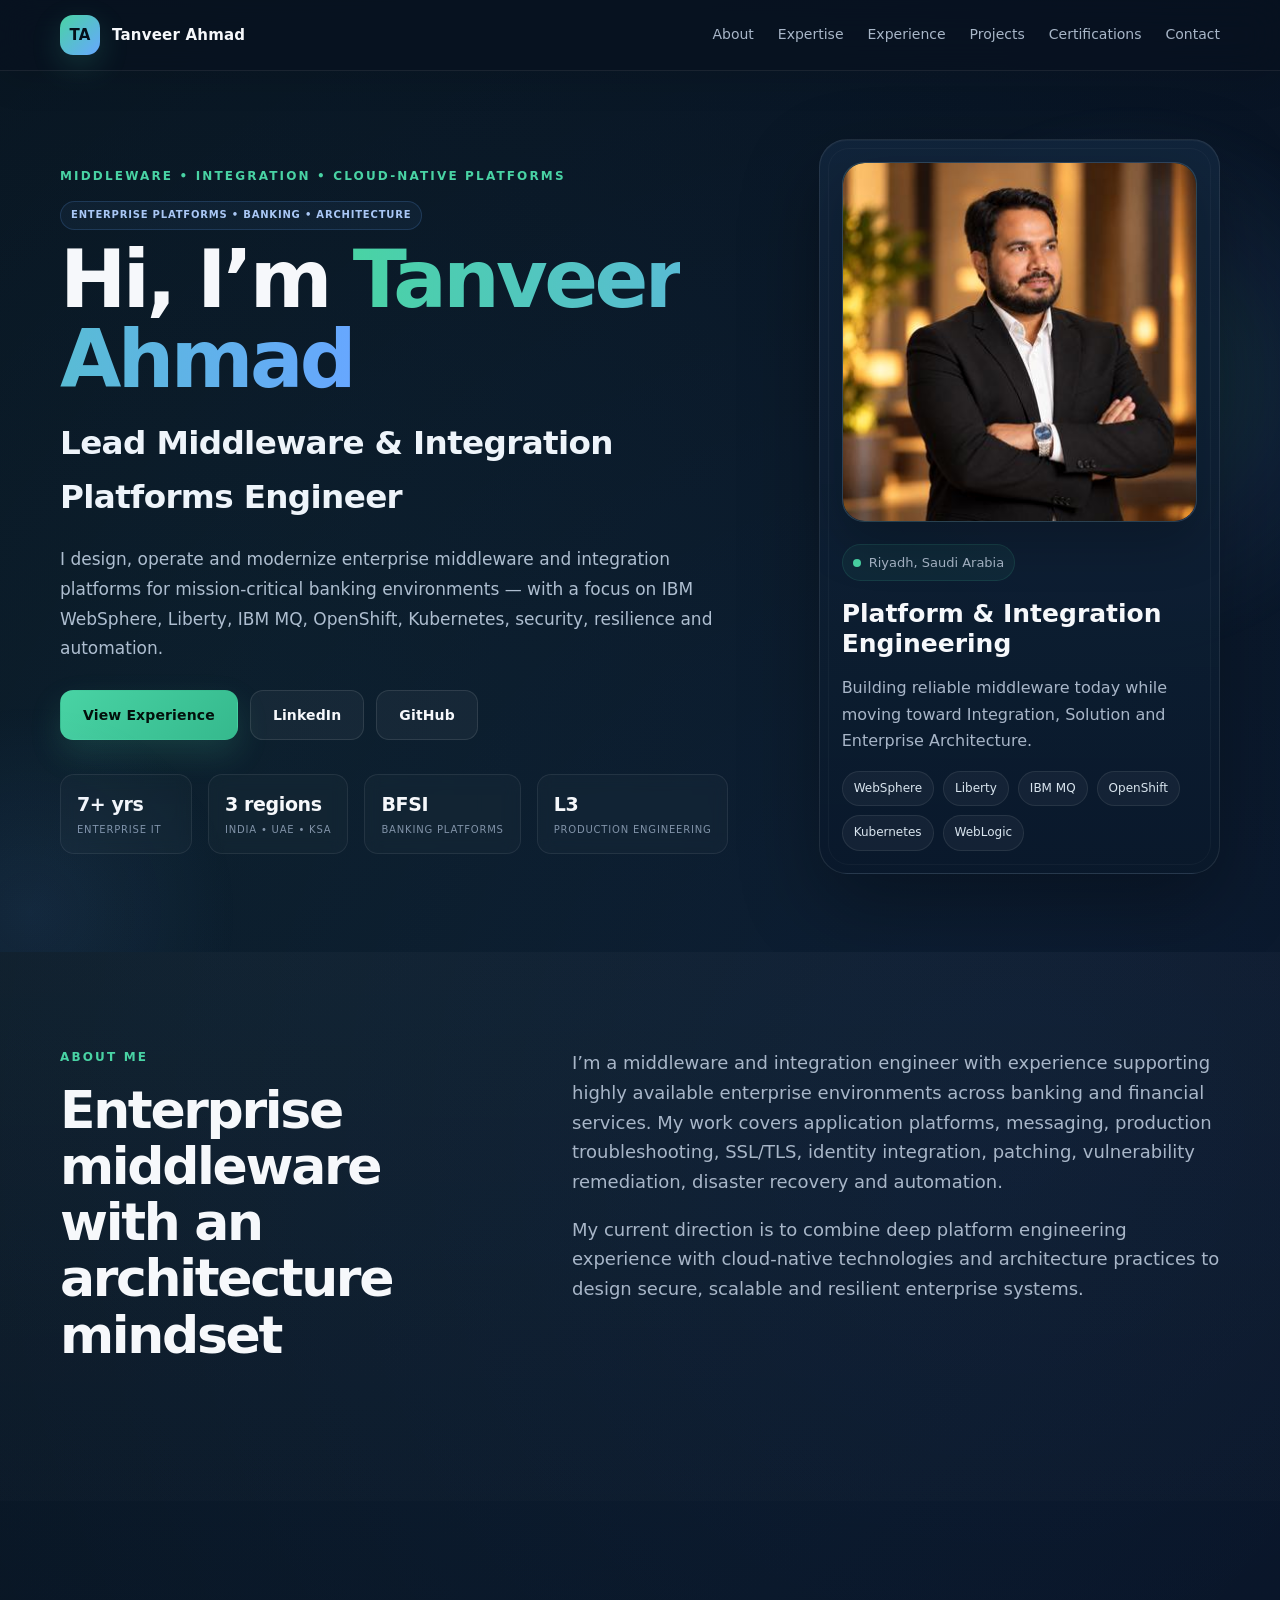
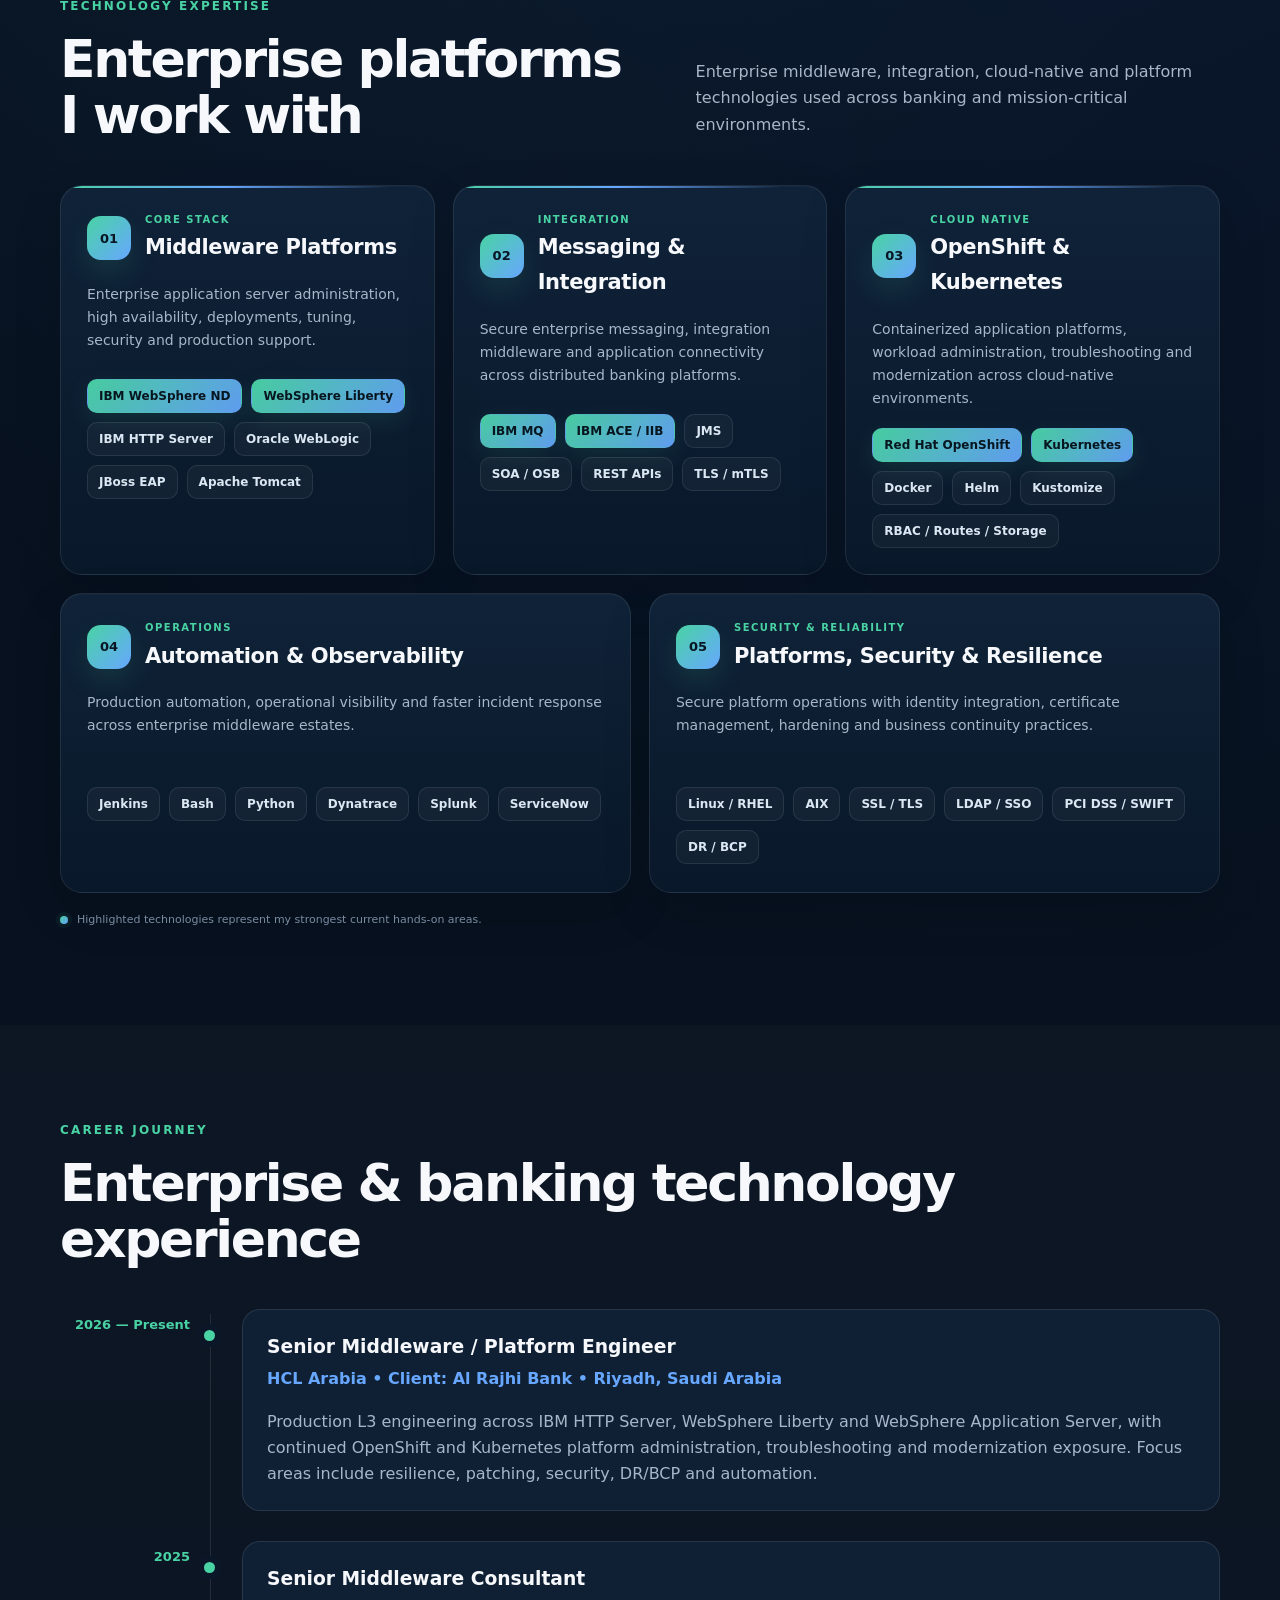
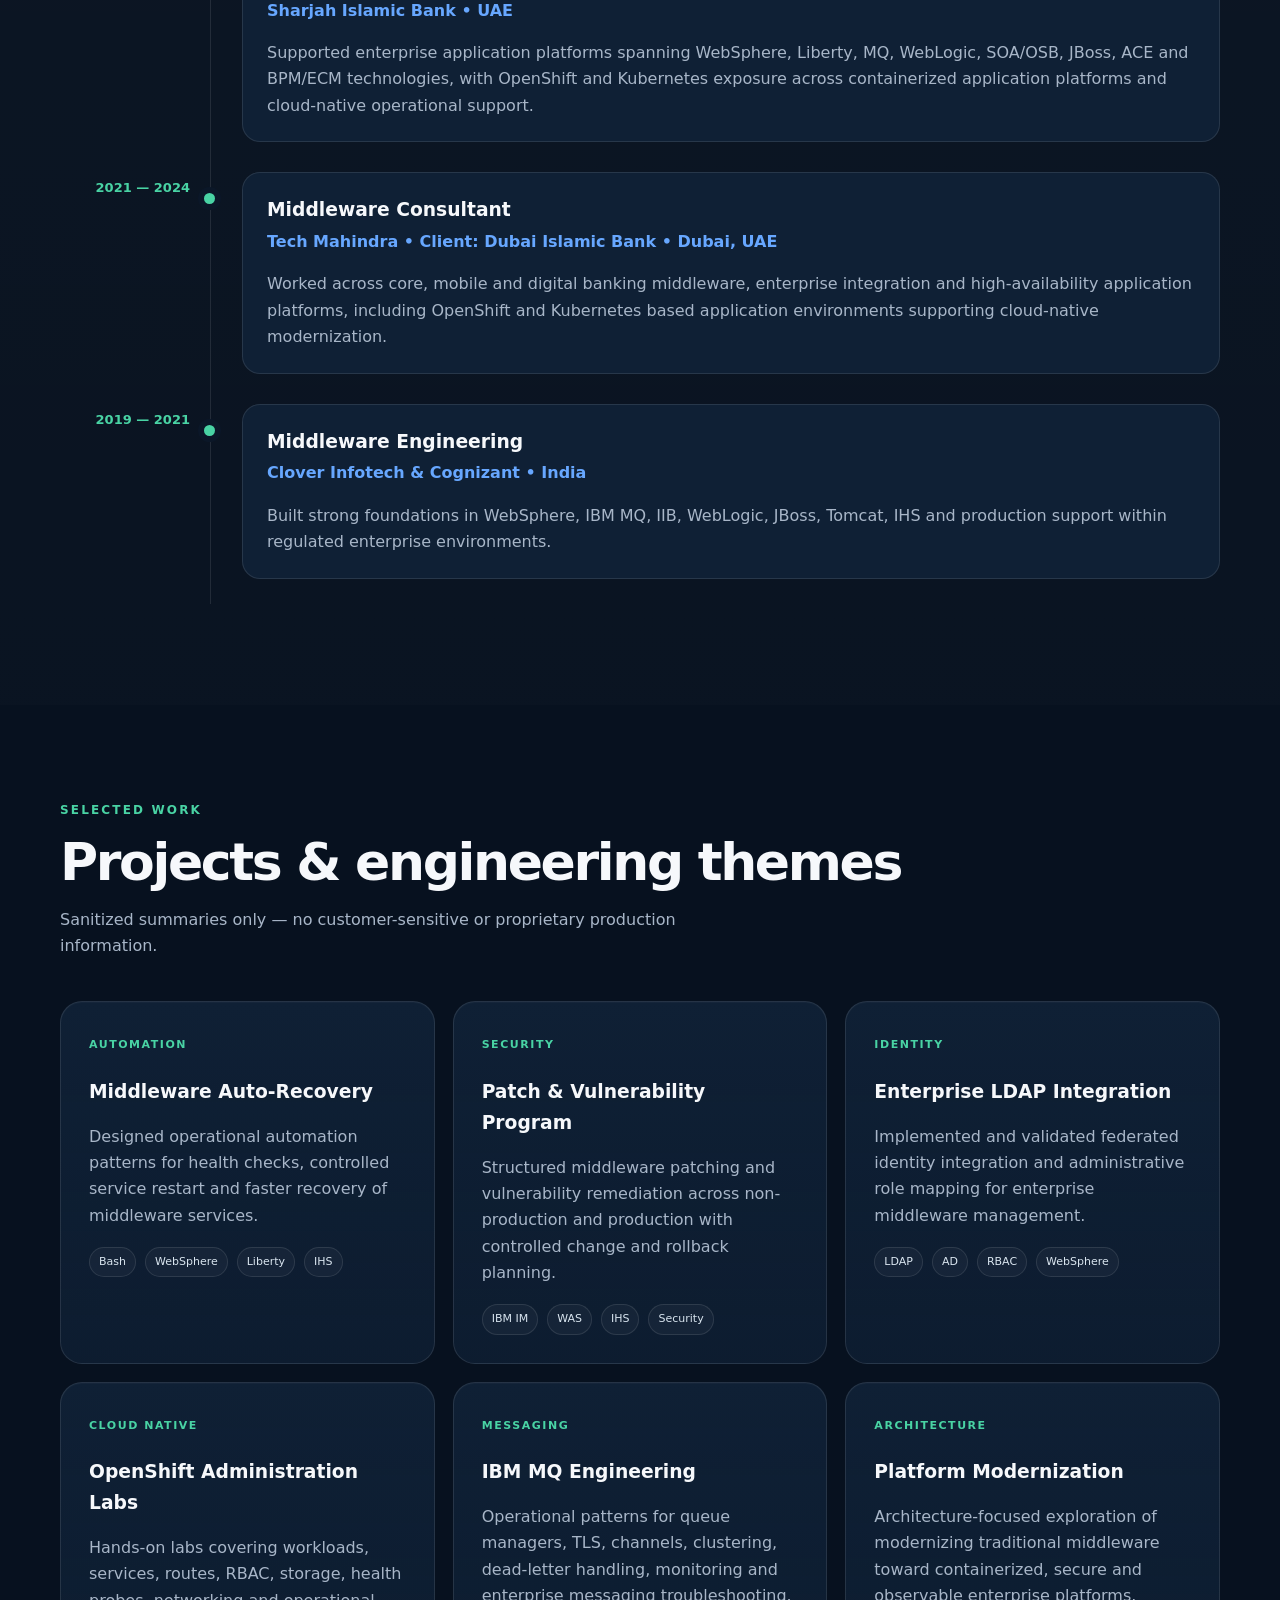
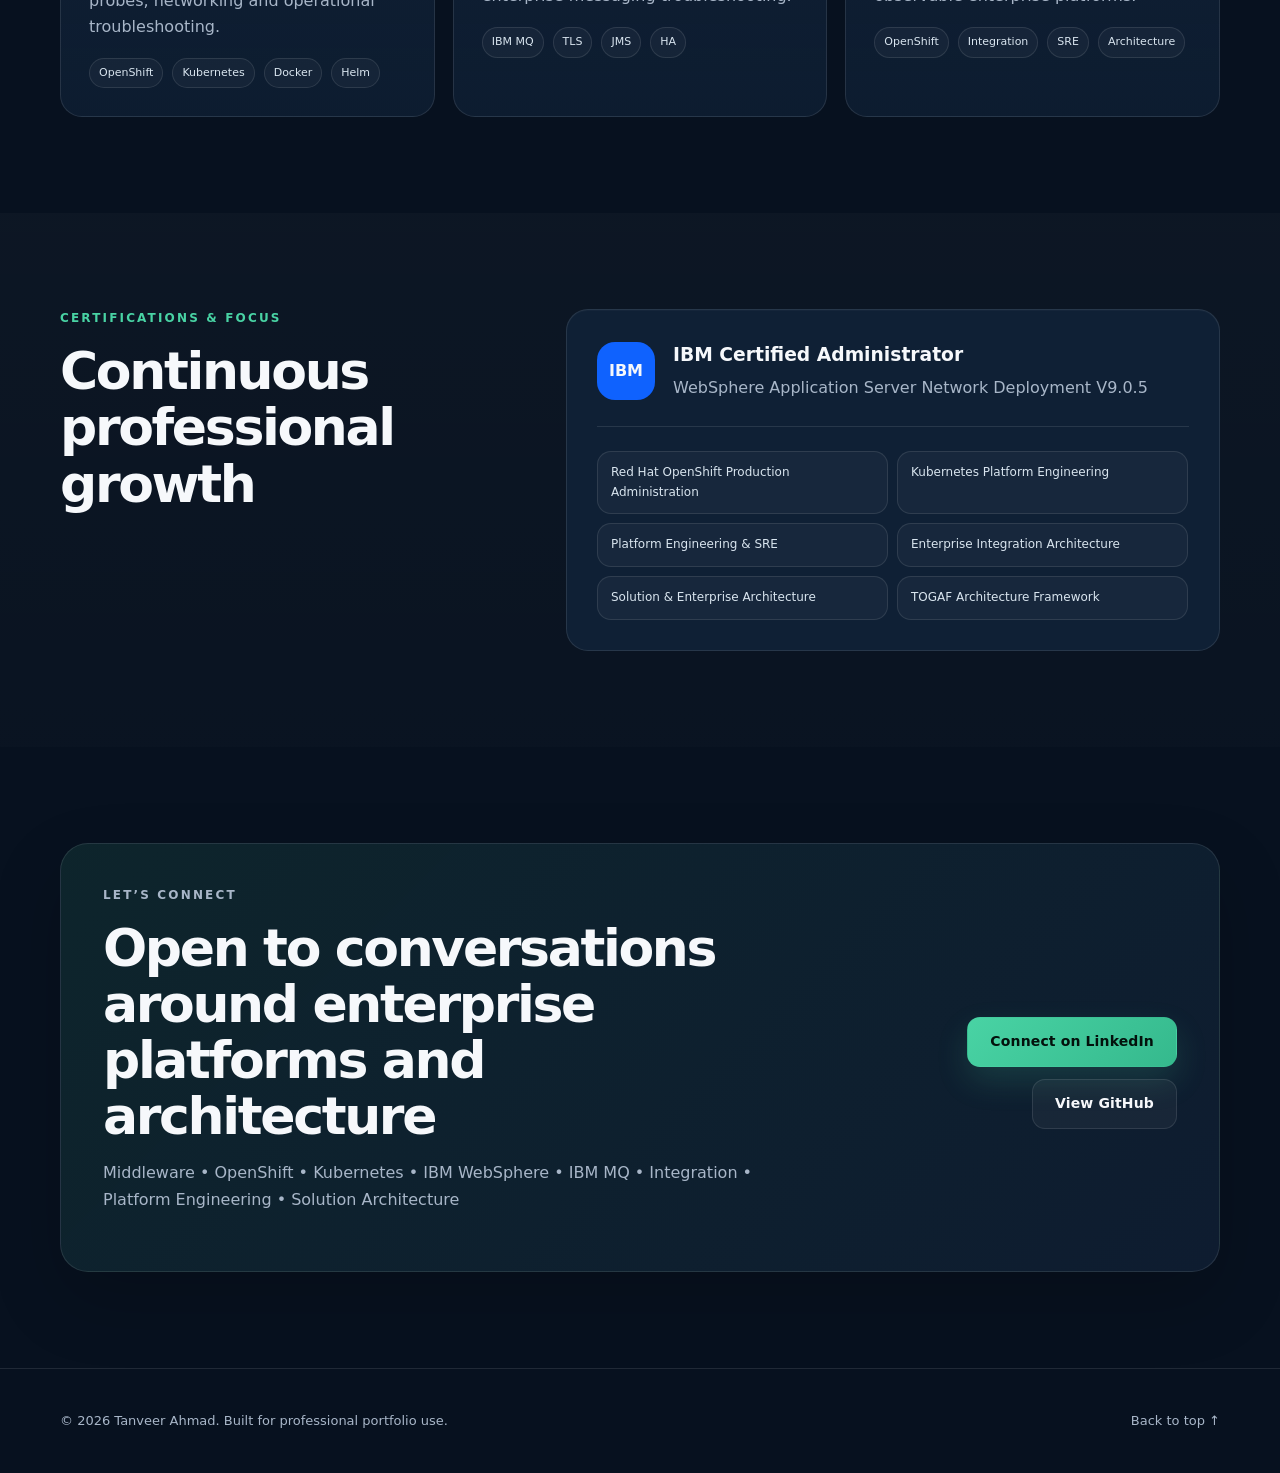
<file: index.html>
<!doctype html>
<html lang="en">
<head>
  <meta charset="utf-8" />
  <meta name="viewport" content="width=device-width, initial-scale=1" />
  <meta name="description" content="Tanveer Ahmad — Lead Middleware & Integration Platforms Engineer specializing in IBM WebSphere, Liberty, IBM MQ, OpenShift, Kubernetes, enterprise integration and platform engineering." />
  <meta name="theme-color" content="#07111f" />
  <meta name="author" content="Tanveer Ahmad" />
  <meta property="og:type" content="website" />
  <meta property="og:title" content="Tanveer Ahmad | Middleware & Integration Engineer" />
  <meta property="og:description" content="Enterprise middleware, OpenShift, IBM MQ, WebSphere, platform engineering and architecture." />
  <meta property="og:url" content="https://tanveer-ahmad.vercel.app/" />
  <meta property="og:site_name" content="Tanveer Ahmad Portfolio" />
  <meta property="og:image" content="https://tanveer-ahmad.vercel.app/tanveer-profile-web.jpg" />
  <meta property="og:image:type" content="image/jpeg" />
  <meta name="twitter:card" content="summary_large_image" />
  <meta name="twitter:title" content="Tanveer Ahmad | Middleware & Integration Engineer" />
  <meta name="twitter:description" content="Enterprise middleware, OpenShift, IBM MQ, WebSphere, platform engineering and architecture." />
  <meta name="twitter:image" content="https://tanveer-ahmad.vercel.app/tanveer-profile-web.jpg" />
  <link rel="canonical" href="https://tanveer-ahmad.vercel.app/" />
  <title>Tanveer Ahmad | Middleware & Integration Engineer</title>
  <link rel="icon" type="image/svg+xml" href="favicon.svg" />
  <link rel="manifest" href="site.webmanifest" />
  <link rel="stylesheet" href="style.css" />
</head>
<body>
  <header class="site-header">
    <div class="container nav-wrap">
      <a class="brand" href="#home" aria-label="Tanveer Ahmad home">
        <span class="brand-mark">TA</span>
        <span>Tanveer Ahmad</span>
      </a>
      <button class="menu-btn" aria-label="Open menu" aria-expanded="false">☰</button>
      <nav class="nav" aria-label="Primary navigation">
        <a href="#about">About</a>
        <a href="#expertise">Expertise</a>
        <a href="#experience">Experience</a>
        <a href="#projects">Projects</a>
        <a href="#certifications">Certifications</a>
        <a href="#contact">Contact</a>
      </nav>
    </div>
  </header>

  <main>
    <section id="home" class="hero section">
      <div class="container hero-grid">
        <div class="hero-copy reveal">
          <div class="hero-topline">
    <p class="eyebrow">Middleware • Integration • Cloud-Native Platforms</p>
    <span class="hero-badge">Enterprise Platforms • Banking • Architecture</span>
  </div>
          <h1>Hi, I’m <span>Tanveer Ahmad</span></h1>
          <h2>Lead Middleware & Integration Platforms Engineer</h2>
          <p class="hero-text">
            I design, operate and modernize enterprise middleware and integration platforms for
            mission-critical banking environments — with a focus on IBM WebSphere, Liberty,
            IBM MQ, OpenShift, Kubernetes, security, resilience and automation.
          </p>

          <div class="hero-actions">
            <a class="btn primary" href="#experience">View Experience</a>
            <a class="btn secondary" href="https://www.linkedin.com/in/tanveer-ahmad--/" target="_blank" rel="noreferrer">LinkedIn</a>
            <a class="btn secondary" href="https://github.com/tanveerq3" target="_blank" rel="noreferrer">GitHub</a>
          </div>

          <div class="quick-stats" aria-label="Career highlights">
            <div><strong>7+ yrs</strong><span>Enterprise IT</span></div>
            <div><strong>3 regions</strong><span>India • UAE • KSA</span></div>
            <div><strong>BFSI</strong><span>Banking Platforms</span></div>
            <div><strong>L3</strong><span>Production Engineering</span></div>
          </div>
        </div>

        <aside class="hero-card reveal" aria-label="Professional summary">
          <div class="profile-wrap">
            <img class="profile-photo" src="tanveer-profile-web.jpg" alt="Tanveer Ahmad professional portrait" />
            <div class="avatar profile-fallback" aria-hidden="true">TA</div>
          </div>
          <p class="status"><span></span> Riyadh, Saudi Arabia</p>
          <h3>Platform & Integration Engineering</h3>
          <p>
            Building reliable middleware today while moving toward Integration, Solution
            and Enterprise Architecture.
          </p>
          <div class="mini-stack">
            <span>WebSphere</span><span>Liberty</span><span>IBM MQ</span><span>OpenShift</span>
            <span>Kubernetes</span><span>WebLogic</span>
          </div>
        </aside>
      </div>
    </section>

    <section id="about" class="section section-alt">
      <div class="container two-col">
        <div class="section-heading reveal">
          <p class="eyebrow">About Me</p>
          <h2>Enterprise middleware with an architecture mindset</h2>
        </div>
        <div class="reveal">
          <p>
            I’m a middleware and integration engineer with experience supporting highly available
            enterprise environments across banking and financial services. My work covers
            application platforms, messaging, production troubleshooting, SSL/TLS, identity
            integration, patching, vulnerability remediation, disaster recovery and automation.
          </p>
          <p>
            My current direction is to combine deep platform engineering experience with
            cloud-native technologies and architecture practices to design secure, scalable and
            resilient enterprise systems.
          </p>
        </div>
      </div>
    </section>

    <section id="expertise" class="section">
      <div class="container">
        <div class="section-heading reveal expertise-heading">
          <div>
            <p class="eyebrow">Technology Expertise</p>
            <h2>Enterprise platforms I work with</h2>
          </div>
          <p class="subtext">Enterprise middleware, integration, cloud-native and platform technologies used across banking and mission-critical environments.</p>
        </div>

        <div class="expertise-grid">
          <article class="expertise-card featured-expertise reveal">
            <div class="expertise-card-head">
              <div class="expertise-number">01</div>
              <div>
                <p class="expertise-kicker">Core Stack</p>
                <h3>Middleware Platforms</h3>
              </div>
            </div>
            <p class="expertise-copy">Enterprise application server administration, high availability, deployments, tuning, security and production support.</p>
            <div class="skill-list">
              <span class="skill-chip primary">IBM WebSphere ND</span>
              <span class="skill-chip primary">WebSphere Liberty</span>
              <span class="skill-chip">IBM HTTP Server</span>
              <span class="skill-chip">Oracle WebLogic</span>
              <span class="skill-chip">JBoss EAP</span>
              <span class="skill-chip">Apache Tomcat</span>
            </div>
          </article>

          <article class="expertise-card featured-expertise reveal">
            <div class="expertise-card-head">
              <div class="expertise-number">02</div>
              <div>
                <p class="expertise-kicker">Integration</p>
                <h3>Messaging & Integration</h3>
              </div>
            </div>
            <p class="expertise-copy">Secure enterprise messaging, integration middleware and application connectivity across distributed banking platforms.</p>
            <div class="skill-list">
              <span class="skill-chip primary">IBM MQ</span>
              <span class="skill-chip primary">IBM ACE / IIB</span>
              <span class="skill-chip">JMS</span>
              <span class="skill-chip">SOA / OSB</span>
              <span class="skill-chip">REST APIs</span>
              <span class="skill-chip">TLS / mTLS</span>
            </div>
          </article>

          <article class="expertise-card featured-expertise reveal">
            <div class="expertise-card-head">
              <div class="expertise-number">03</div>
              <div>
                <p class="expertise-kicker">Cloud Native</p>
                <h3>OpenShift & Kubernetes</h3>
              </div>
            </div>
            <p class="expertise-copy">Containerized application platforms, workload administration, troubleshooting and modernization across cloud-native environments.</p>
            <div class="skill-list">
              <span class="skill-chip primary">Red Hat OpenShift</span>
              <span class="skill-chip primary">Kubernetes</span>
              <span class="skill-chip">Docker</span>
              <span class="skill-chip">Helm</span>
              <span class="skill-chip">Kustomize</span>
              <span class="skill-chip">RBAC / Routes / Storage</span>
            </div>
          </article>

          <article class="expertise-card reveal">
            <div class="expertise-card-head">
              <div class="expertise-number">04</div>
              <div>
                <p class="expertise-kicker">Operations</p>
                <h3>Automation & Observability</h3>
              </div>
            </div>
            <p class="expertise-copy">Production automation, operational visibility and faster incident response across enterprise middleware estates.</p>
            <div class="skill-list">
              <span class="skill-chip">Jenkins</span>
              <span class="skill-chip">Bash</span>
              <span class="skill-chip">Python</span>
              <span class="skill-chip">Dynatrace</span>
              <span class="skill-chip">Splunk</span>
              <span class="skill-chip">ServiceNow</span>
            </div>
          </article>

          <article class="expertise-card reveal">
            <div class="expertise-card-head">
              <div class="expertise-number">05</div>
              <div>
                <p class="expertise-kicker">Security & Reliability</p>
                <h3>Platforms, Security & Resilience</h3>
              </div>
            </div>
            <p class="expertise-copy">Secure platform operations with identity integration, certificate management, hardening and business continuity practices.</p>
            <div class="skill-list">
              <span class="skill-chip">Linux / RHEL</span>
              <span class="skill-chip">AIX</span>
              <span class="skill-chip">SSL / TLS</span>
              <span class="skill-chip">LDAP / SSO</span>
              <span class="skill-chip">PCI DSS / SWIFT</span>
              <span class="skill-chip">DR / BCP</span>
            </div>
          </article>
        </div>

        <div class="expertise-legend reveal">
          <span class="legend-dot"></span>
          <span>Highlighted technologies represent my strongest current hands-on areas.</span>
        </div>
      </div>
    </section>

    <section id="experience" class="section section-alt">
      <div class="container">
        <div class="section-heading reveal">
          <p class="eyebrow">Career Journey</p>
          <h2>Enterprise & banking technology experience</h2>
        </div>

        <div class="timeline">
          <article class="timeline-item reveal">
            <div class="timeline-date">2026 — Present</div>
            <div class="timeline-card">
              <h3>Senior Middleware / Platform Engineer</h3>
              <p class="company">HCL Arabia • Client: Al Rajhi Bank • Riyadh, Saudi Arabia</p>
              <p>Production L3 engineering across IBM HTTP Server, WebSphere Liberty and WebSphere Application Server, with continued OpenShift and Kubernetes platform administration, troubleshooting and modernization exposure. Focus areas include resilience, patching, security, DR/BCP and automation.</p>
            </div>
          </article>

          <article class="timeline-item reveal">
            <div class="timeline-date">2025</div>
            <div class="timeline-card">
              <h3>Senior Middleware Consultant</h3>
              <p class="company">Sharjah Islamic Bank • UAE</p>
              <p>Supported enterprise application platforms spanning WebSphere, Liberty, MQ, WebLogic, SOA/OSB, JBoss, ACE and BPM/ECM technologies, with OpenShift and Kubernetes exposure across containerized application platforms and cloud-native operational support.</p>
            </div>
          </article>

          <article class="timeline-item reveal">
            <div class="timeline-date">2021 — 2024</div>
            <div class="timeline-card">
              <h3>Middleware Consultant</h3>
              <p class="company">Tech Mahindra • Client: Dubai Islamic Bank • Dubai, UAE</p>
              <p>Worked across core, mobile and digital banking middleware, enterprise integration and high-availability application platforms, including OpenShift and Kubernetes based application environments supporting cloud-native modernization.</p>
            </div>
          </article>

          <article class="timeline-item reveal">
            <div class="timeline-date">2019 — 2021</div>
            <div class="timeline-card">
              <h3>Middleware Engineering</h3>
              <p class="company">Clover Infotech & Cognizant • India</p>
              <p>Built strong foundations in WebSphere, IBM MQ, IIB, WebLogic, JBoss, Tomcat, IHS and production support within regulated enterprise environments.</p>
            </div>
          </article>
        </div>
      </div>
    </section>

    <section id="projects" class="section">
      <div class="container">
        <div class="section-heading reveal">
          <p class="eyebrow">Selected Work</p>
          <h2>Projects & engineering themes</h2>
          <p class="subtext">Sanitized summaries only — no customer-sensitive or proprietary production information.</p>
        </div>

        <div class="cards three">
          <article class="project-card reveal">
            <span class="project-tag">Automation</span>
            <h3>Middleware Auto-Recovery</h3>
            <p>Designed operational automation patterns for health checks, controlled service restart and faster recovery of middleware services.</p>
            <div class="project-stack"><span>Bash</span><span>WebSphere</span><span>Liberty</span><span>IHS</span></div>
          </article>

          <article class="project-card reveal">
            <span class="project-tag">Security</span>
            <h3>Patch & Vulnerability Program</h3>
            <p>Structured middleware patching and vulnerability remediation across non-production and production with controlled change and rollback planning.</p>
            <div class="project-stack"><span>IBM IM</span><span>WAS</span><span>IHS</span><span>Security</span></div>
          </article>

          <article class="project-card reveal">
            <span class="project-tag">Identity</span>
            <h3>Enterprise LDAP Integration</h3>
            <p>Implemented and validated federated identity integration and administrative role mapping for enterprise middleware management.</p>
            <div class="project-stack"><span>LDAP</span><span>AD</span><span>RBAC</span><span>WebSphere</span></div>
          </article>

          <article class="project-card reveal">
            <span class="project-tag">Cloud Native</span>
            <h3>OpenShift Administration Labs</h3>
            <p>Hands-on labs covering workloads, services, routes, RBAC, storage, health probes, networking and operational troubleshooting.</p>
            <div class="project-stack"><span>OpenShift</span><span>Kubernetes</span><span>Docker</span><span>Helm</span></div>
          </article>

          <article class="project-card reveal">
            <span class="project-tag">Messaging</span>
            <h3>IBM MQ Engineering</h3>
            <p>Operational patterns for queue managers, TLS, channels, clustering, dead-letter handling, monitoring and enterprise messaging troubleshooting.</p>
            <div class="project-stack"><span>IBM MQ</span><span>TLS</span><span>JMS</span><span>HA</span></div>
          </article>

          <article class="project-card reveal">
            <span class="project-tag">Architecture</span>
            <h3>Platform Modernization</h3>
            <p>Architecture-focused exploration of modernizing traditional middleware toward containerized, secure and observable enterprise platforms.</p>
            <div class="project-stack"><span>OpenShift</span><span>Integration</span><span>SRE</span><span>Architecture</span></div>
          </article>
        </div>
      </div>
    </section>

    <section id="certifications" class="section section-alt">
      <div class="container cert-grid">
        <div class="section-heading reveal">
          <p class="eyebrow">Certifications & Focus</p>
          <h2>Continuous professional growth</h2>
        </div>
        <div class="cert-panel reveal">
          <div class="cert-item">
            <span class="cert-badge">IBM</span>
            <div>
              <h3>IBM Certified Administrator</h3>
              <p>WebSphere Application Server Network Deployment V9.0.5</p>
            </div>
          </div>
          <div class="focus-list">
            <span>Red Hat OpenShift Production Administration</span>
            <span>Kubernetes Platform Engineering</span>
            <span>Platform Engineering & SRE</span>
            <span>Enterprise Integration Architecture</span>
            <span>Solution & Enterprise Architecture</span>
            <span>TOGAF Architecture Framework</span>
          </div>
        </div>
      </div>
    </section>

    <section id="contact" class="section">
      <div class="container contact-card reveal">
        <div>
          <p class="eyebrow">Let’s Connect</p>
          <h2>Open to conversations around enterprise platforms and architecture</h2>
          <p>Middleware • OpenShift • Kubernetes • IBM WebSphere • IBM MQ • Integration • Platform Engineering • Solution Architecture</p>
        </div>
        <div class="contact-actions">
          <a class="btn primary" href="https://www.linkedin.com/in/tanveer-ahmad--/" target="_blank" rel="noreferrer">Connect on LinkedIn</a>
          <a class="btn secondary" href="https://github.com/tanveerq3" target="_blank" rel="noreferrer">View GitHub</a>
        </div>
      </div>
    </section>
  </main>

  <footer>
    <div class="container footer-wrap">
      <p>© <span id="year"></span> Tanveer Ahmad. Built for professional portfolio use.</p>
      <a href="#home">Back to top ↑</a>
    </div>
  </footer>

  <script src="script.js"></script>
</body>
</html>
</file>
<file: style.css>
:root{
  --bg:#07111f;
  --bg-soft:#0b1728;
  --panel:#0f2035;
  --panel-2:#12263d;
  --text:#f6f8fb;
  --muted:#a8b6c8;
  --line:rgba(255,255,255,.10);
  --accent:#49d3a4;
  --accent-2:#67a7ff;
  --shadow:0 24px 70px rgba(0,0,0,.28);
  --radius:22px;
}
*{box-sizing:border-box}
html{scroll-behavior:smooth}
body{
  margin:0;
  font-family:Inter,ui-sans-serif,system-ui,-apple-system,BlinkMacSystemFont,"Segoe UI",sans-serif;
  background:var(--bg);
  color:var(--text);
  line-height:1.65;
}
a{color:inherit;text-decoration:none}
.container{width:min(1160px,calc(100% - 40px));margin:0 auto}
.section{padding:96px 0}
.section-alt{background:linear-gradient(180deg,rgba(255,255,255,.025),rgba(255,255,255,.01))}
.site-header{
  position:sticky;top:0;z-index:50;
  backdrop-filter:blur(18px);
  background:rgba(7,17,31,.82);
  border-bottom:1px solid var(--line)
}
.nav-wrap{height:74px;display:flex;align-items:center;justify-content:space-between;gap:24px}
.brand{display:flex;align-items:center;gap:12px;font-weight:800;letter-spacing:.2px}
.brand-mark{
  width:40px;height:40px;border-radius:13px;display:grid;place-items:center;
  background:linear-gradient(135deg,var(--accent),var(--accent-2));color:#04101a;font-weight:900
}
.nav{display:flex;gap:24px;color:var(--muted);font-size:14px}
.nav a:hover{color:var(--text)}
.menu-btn{display:none;background:none;border:0;color:var(--text);font-size:24px}
.hero{padding-top:86px;min-height:calc(100vh - 74px);display:grid;align-items:center;overflow:hidden}
.hero:before{
  content:"";position:absolute;width:520px;height:520px;border-radius:50%;
  right:-170px;top:130px;background:radial-gradient(circle,rgba(73,211,164,.18),transparent 68%);
  pointer-events:none
}
.hero-grid{display:grid;grid-template-columns:1.45fr .8fr;gap:70px;align-items:center}
.eyebrow{
  margin:0 0 14px;text-transform:uppercase;letter-spacing:.18em;
  color:var(--accent);font-size:12px;font-weight:800
}
.hero h1{font-size:clamp(48px,7vw,84px);line-height:1.02;margin:0 0 12px;letter-spacing:-.045em}
.hero h1 span{background:linear-gradient(90deg,var(--accent),var(--accent-2));-webkit-background-clip:text;color:transparent}
.hero h2{font-size:clamp(22px,3vw,32px);font-weight:600;color:#d7e3ef;margin:0 0 24px}
.hero-text{max-width:760px;color:var(--muted);font-size:18px}
.hero-actions,.contact-actions{display:flex;gap:12px;flex-wrap:wrap;margin-top:30px}
.btn{
  display:inline-flex;align-items:center;justify-content:center;min-height:48px;padding:0 20px;
  border-radius:14px;border:1px solid var(--line);font-weight:750;font-size:14px;transition:.2s ease
}
.btn:hover{transform:translateY(-2px)}
.btn.primary{background:linear-gradient(135deg,var(--accent),#35b98d);color:#03110c;border-color:transparent}
.btn.secondary{background:rgba(255,255,255,.035)}
.quick-stats{display:flex;gap:34px;margin-top:42px;flex-wrap:wrap}
.quick-stats div{display:flex;flex-direction:column}
.quick-stats strong{font-size:21px}
.quick-stats span{font-size:12px;color:var(--muted);text-transform:uppercase;letter-spacing:.08em}
.hero-card{
  background:linear-gradient(180deg,rgba(18,38,61,.96),rgba(12,27,46,.96));
  border:1px solid var(--line);border-radius:30px;padding:34px;box-shadow:var(--shadow);position:relative
}
.hero-card:after{content:"";position:absolute;inset:10px;border:1px solid rgba(255,255,255,.04);border-radius:22px;pointer-events:none}
.avatar{
  width:96px;height:96px;border-radius:28px;display:grid;place-items:center;
  font-size:32px;font-weight:900;color:#06101c;background:linear-gradient(135deg,var(--accent),var(--accent-2));
  margin-bottom:24px
}
.status{color:var(--muted);font-size:13px}.status span{display:inline-block;width:8px;height:8px;border-radius:50%;background:var(--accent);margin-right:8px}
.hero-card h3{font-size:24px;margin:14px 0 10px}
.hero-card p{color:var(--muted)}
.mini-stack,.skill-cloud,.project-stack,.focus-list{display:flex;gap:9px;flex-wrap:wrap}
.mini-stack span,.skill-cloud span,.project-stack span,.focus-list span{
  border:1px solid var(--line);background:rgba(255,255,255,.035);
  color:#d9e5ef;border-radius:999px;padding:7px 11px;font-size:12px
}
.two-col{display:grid;grid-template-columns:.8fr 1.2fr;gap:80px;align-items:start}
.section-heading{margin-bottom:42px}
.section-heading h2,.contact-card h2{font-size:clamp(32px,4.5vw,52px);line-height:1.08;letter-spacing:-.035em;margin:0}
.section-heading .subtext{color:var(--muted);max-width:700px}
.two-col>div:last-child p{font-size:18px;color:var(--muted);margin-top:0}
.cards{display:grid;gap:18px}
.cards.four{grid-template-columns:repeat(4,1fr)}
.cards.three{grid-template-columns:repeat(3,1fr)}
.card,.project-card{
  background:linear-gradient(180deg,var(--panel),rgba(15,32,53,.78));
  border:1px solid var(--line);border-radius:var(--radius);padding:28px;transition:.25s ease
}
.card:hover,.project-card:hover{transform:translateY(-6px);border-color:rgba(73,211,164,.34)}
.icon{
  width:45px;height:45px;border-radius:14px;display:grid;place-items:center;
  color:var(--accent);font-weight:900;background:rgba(73,211,164,.08);border:1px solid rgba(73,211,164,.18)
}
.card h3,.project-card h3{margin:20px 0 8px}.card p,.project-card p{color:var(--muted)}
.skill-cloud{margin-top:24px}
.skill-cloud span{font-size:13px;padding:9px 13px}
.timeline{position:relative;margin-top:20px}
.timeline:before{content:"";position:absolute;left:150px;top:5px;bottom:5px;width:1px;background:var(--line)}
.timeline-item{display:grid;grid-template-columns:130px 1fr;gap:52px;padding:0 0 30px}
.timeline-date{color:var(--accent);font-size:13px;font-weight:800;padding-top:5px;text-align:right}
.timeline-card{position:relative;background:var(--panel);border:1px solid var(--line);border-radius:18px;padding:22px 24px}
.timeline-card:before{
  content:"";position:absolute;left:-39px;top:20px;width:11px;height:11px;border-radius:50%;
  background:var(--accent);box-shadow:0 0 0 6px var(--bg-soft)
}
.timeline-card h3{margin:0}.company{color:var(--accent-2);font-weight:700;margin:3px 0 8px}.timeline-card p:last-child{color:var(--muted);margin-bottom:0}
.project-tag{font-size:11px;text-transform:uppercase;letter-spacing:.14em;color:var(--accent);font-weight:800}
.project-stack{margin-top:18px}.project-stack span{padding:5px 9px;font-size:11px}
.cert-grid{display:grid;grid-template-columns:.8fr 1.2fr;gap:70px;align-items:start}
.cert-panel{background:var(--panel);border:1px solid var(--line);border-radius:var(--radius);padding:30px}
.cert-item{display:flex;gap:18px;align-items:center;padding-bottom:24px;margin-bottom:24px;border-bottom:1px solid var(--line)}
.cert-badge{width:58px;height:58px;border-radius:18px;display:grid;place-items:center;font-weight:900;background:#0f62fe}
.cert-item h3{margin:0 0 4px}.cert-item p{margin:0;color:var(--muted)}
.focus-list span{width:calc(50% - 5px);border-radius:14px;padding:11px 13px}
.contact-card{
  display:grid;grid-template-columns:1.3fr .7fr;gap:50px;align-items:center;
  border:1px solid var(--line);border-radius:28px;padding:42px;
  background:linear-gradient(135deg,rgba(73,211,164,.10),rgba(103,167,255,.08))
}
.contact-card p{color:var(--muted)}.contact-actions{justify-content:flex-end}
footer{border-top:1px solid var(--line);padding:28px 0;color:var(--muted);font-size:13px}
.footer-wrap{display:flex;justify-content:space-between;gap:20px;align-items:center}
.reveal{opacity:0;transform:translateY(16px);transition:opacity .6s ease,transform .6s ease}
.reveal.visible{opacity:1;transform:none}
@media (max-width:950px){
  .hero-grid,.two-col,.cert-grid,.contact-card{grid-template-columns:1fr}
  .cards.four{grid-template-columns:repeat(2,1fr)}
  .cards.three{grid-template-columns:repeat(2,1fr)}
  .contact-actions{justify-content:flex-start}
}
@media (max-width:720px){
  .section{padding:72px 0}.container{width:min(100% - 28px,1160px)}
  .menu-btn{display:block}
  .nav{
    display:none;position:absolute;top:74px;left:14px;right:14px;flex-direction:column;
    padding:18px;background:var(--panel);border:1px solid var(--line);border-radius:16px
  }
  .nav.open{display:flex}
  .cards.four,.cards.three{grid-template-columns:1fr}
  .timeline:before{left:8px}.timeline-item{grid-template-columns:1fr;gap:8px;padding-left:30px}
  .timeline-date{text-align:left}.timeline-card:before{left:-28px}
  .quick-stats{gap:22px}.hero{padding-top:48px}
  .focus-list span{width:100%}.footer-wrap{flex-direction:column;align-items:flex-start}
}

.profile-wrap{
  position:relative;
  width:100%;
  height:340px;
  margin-bottom:26px;
  overflow:hidden;
  border-radius:24px;
  border:1px solid var(--line);
  background:linear-gradient(135deg,rgba(73,211,164,.08),rgba(103,167,255,.08));
}
.profile-photo,.profile-fallback{
  position:absolute;
  inset:0;
  width:100%;
  height:100%;
  border-radius:24px;
}
.profile-photo{
  object-fit:cover;
  object-position:center 18%;
  display:block;
  box-shadow:0 18px 44px rgba(0,0,0,.28);
}
.profile-fallback{
  margin:0;
  font-size:42px;
}
@media (prefers-reduced-motion:reduce){
  html{scroll-behavior:auto}
  .reveal{opacity:1;transform:none;transition:none}
  .btn,.card,.project-card{transition:none}
}

@media (max-width:950px){
  .hero-card{max-width:560px}
  .profile-wrap{height:420px}
}
@media (max-width:520px){
  .profile-wrap{height:360px}
}

/* Premium hero refinement */
body{
  background:
    radial-gradient(circle at 78% 18%, rgba(58,118,255,.08), transparent 28%),
    radial-gradient(circle at 18% 12%, rgba(73,211,164,.06), transparent 24%),
    var(--bg);
}
.site-header{
  background:rgba(7,17,31,.72);
  border-bottom:1px solid rgba(255,255,255,.075);
  box-shadow:0 10px 35px rgba(0,0,0,.10);
}
.nav-wrap{height:70px}
.brand{font-size:15px}
.brand-mark{
  box-shadow:0 10px 30px rgba(73,211,164,.18);
}
.nav a{
  position:relative;
  transition:color .2s ease;
}
.nav a:after{
  content:"";
  position:absolute;
  left:0;right:100%;bottom:-7px;height:2px;
  background:linear-gradient(90deg,var(--accent),var(--accent-2));
  transition:right .22s ease;
}
.nav a:hover:after{right:0}

.hero{
  position:relative;
  min-height:auto;
  padding:68px 0 78px;
  align-items:center;
}
.hero:before{
  width:560px;
  height:560px;
  right:-130px;
  top:30px;
  background:radial-gradient(circle,rgba(73,211,164,.16),rgba(103,167,255,.06) 42%,transparent 70%);
  filter:blur(6px);
}
.hero:after{
  content:"";
  position:absolute;
  left:-180px;
  bottom:-170px;
  width:420px;height:420px;border-radius:50%;
  background:radial-gradient(circle,rgba(103,167,255,.09),transparent 70%);
  pointer-events:none;
}
.hero-grid{
  grid-template-columns:minmax(0,1.35fr) minmax(360px,.78fr);
  gap:64px;
}
.hero-copy{padding-top:8px}
.hero-topline{
  display:flex;
  align-items:center;
  gap:14px;
  flex-wrap:wrap;
  margin-bottom:10px;
}
.hero-topline .eyebrow{margin:0}
.hero-badge{
  display:inline-flex;
  align-items:center;
  min-height:28px;
  padding:5px 10px;
  border-radius:999px;
  border:1px solid rgba(103,167,255,.18);
  background:rgba(103,167,255,.06);
  color:#a9c7f5;
  font-size:10px;
  font-weight:700;
  letter-spacing:.08em;
  text-transform:uppercase;
}
.hero h1{
  font-size:clamp(58px,6.2vw,92px);
  max-width:820px;
  margin-bottom:16px;
  text-wrap:balance;
}
.hero h2{
  max-width:820px;
  margin-bottom:20px;
  color:#eef4fa;
  font-size:clamp(26px,2.55vw,38px);
  letter-spacing:-.02em;
}
.hero-text{
  max-width:810px;
  font-size:17px;
  line-height:1.75;
  color:#aebed0;
}
.hero-actions{margin-top:26px}
.btn{
  min-height:50px;
  padding:0 22px;
  border-radius:13px;
  font-weight:800;
  letter-spacing:.01em;
}
.btn.primary{
  box-shadow:0 14px 32px rgba(73,211,164,.16);
}
.btn.secondary{
  background:rgba(255,255,255,.045);
  border-color:rgba(255,255,255,.10);
}
.btn.secondary:hover{
  background:rgba(255,255,255,.075);
}
.quick-stats{
  margin-top:34px;
  gap:16px;
}
.quick-stats div{
  min-width:132px;
  padding:14px 16px;
  border:1px solid rgba(255,255,255,.075);
  border-radius:14px;
  background:rgba(255,255,255,.025);
  backdrop-filter:blur(8px);
}
.quick-stats strong{
  font-size:19px;
  letter-spacing:-.02em;
}
.quick-stats span{
  margin-top:2px;
  color:#8193a8;
  font-size:10px;
}

.hero-card{
  padding:22px;
  border-radius:28px;
  background:
    linear-gradient(180deg,rgba(18,38,61,.88),rgba(10,25,43,.94));
  border:1px solid rgba(255,255,255,.09);
  box-shadow:
    0 30px 80px rgba(0,0,0,.30),
    inset 0 1px 0 rgba(255,255,255,.04);
  transform:translateY(-2px);
}
.hero-card:after{
  inset:8px;
  border-radius:21px;
  border-color:rgba(255,255,255,.035);
}
.profile-wrap{
  height:360px;
  margin-bottom:22px;
  border-radius:22px;
  border:1px solid rgba(255,255,255,.10);
  box-shadow:0 20px 50px rgba(0,0,0,.22);
}
.profile-photo,.profile-fallback{border-radius:22px}
.profile-photo{
  object-position:center 16%;
  filter:saturate(.98) contrast(1.02);
}
.status{
  display:inline-flex;
  align-items:center;
  padding:7px 10px;
  margin:0 0 10px;
  border-radius:999px;
  background:rgba(73,211,164,.06);
  border:1px solid rgba(73,211,164,.12);
}
.hero-card h3{
  font-size:25px;
  line-height:1.2;
  margin:8px 0 8px;
}
.hero-card p{line-height:1.65}
.mini-stack{margin-top:16px}
.mini-stack span{
  background:rgba(255,255,255,.045);
  border-color:rgba(255,255,255,.08);
}
.section-heading h2,.contact-card h2{
  letter-spacing:-.045em;
}
.card,.project-card,.cert-panel{
  box-shadow:inset 0 1px 0 rgba(255,255,255,.025);
}
.contact-card{
  box-shadow:0 28px 70px rgba(0,0,0,.18);
}

@media (max-width:1100px){
  .hero-grid{grid-template-columns:1.2fr .8fr;gap:40px}
  .hero h1{font-size:clamp(54px,7vw,78px)}
}
@media (max-width:950px){
  .hero{padding:50px 0 68px}
  .hero-grid{grid-template-columns:1fr}
  .hero-card{max-width:620px}
  .profile-wrap{height:440px}
}
@media (max-width:720px){
  .nav-wrap{height:66px}
  .nav{top:66px}
  .hero{padding:38px 0 56px}
  .hero h1{font-size:clamp(48px,13vw,68px)}
  .hero h2{font-size:clamp(23px,6vw,32px)}
  .hero-topline{align-items:flex-start}
  .hero-badge{font-size:9px}
  .quick-stats{display:grid;grid-template-columns:repeat(2,minmax(0,1fr));width:100%}
  .quick-stats div{min-width:0}
  .profile-wrap{height:390px}
}
@media (max-width:480px){
  .quick-stats{grid-template-columns:1fr 1fr}
  .profile-wrap{height:340px}
}

/* Reliable profile-photo rendering */
.profile-photo{
  z-index:2;
}
.profile-fallback{
  z-index:1;
  display:none;
}

/* Premium technology expertise matrix */
.expertise-heading{
  display:grid;
  grid-template-columns:1.05fr .95fr;
  gap:56px;
  align-items:end;
}
.expertise-heading .subtext{
  margin:0 0 5px;
  justify-self:end;
  max-width:560px;
}
.expertise-grid{
  display:grid;
  grid-template-columns:repeat(6,minmax(0,1fr));
  gap:18px;
}
.expertise-card{
  grid-column:span 2;
  position:relative;
  overflow:hidden;
  min-height:300px;
  padding:26px;
  border:1px solid rgba(255,255,255,.085);
  border-radius:22px;
  background:
    linear-gradient(180deg,rgba(17,36,58,.92),rgba(10,25,43,.92));
  box-shadow:
    inset 0 1px 0 rgba(255,255,255,.025),
    0 18px 50px rgba(0,0,0,.12);
  transition:transform .24s ease,border-color .24s ease,box-shadow .24s ease;
}
.expertise-card:nth-child(4),
.expertise-card:nth-child(5){
  grid-column:span 3;
}
.expertise-card:hover{
  transform:translateY(-5px);
  border-color:rgba(73,211,164,.28);
  box-shadow:
    inset 0 1px 0 rgba(255,255,255,.035),
    0 24px 64px rgba(0,0,0,.20);
}
.featured-expertise:before{
  content:"";
  position:absolute;
  inset:0 auto auto 0;
  width:100%;
  height:2px;
  background:linear-gradient(90deg,var(--accent),var(--accent-2),transparent 88%);
}
.expertise-card-head{
  display:flex;
  align-items:center;
  gap:14px;
  margin-bottom:18px;
}
.expertise-number{
  flex:0 0 auto;
  width:44px;height:44px;
  display:grid;place-items:center;
  border-radius:14px;
  color:#081522;
  font-size:13px;
  font-weight:900;
  background:linear-gradient(135deg,var(--accent),var(--accent-2));
  box-shadow:0 12px 28px rgba(73,211,164,.13);
}
.expertise-kicker{
  margin:0 0 2px;
  color:var(--accent);
  font-size:10px;
  font-weight:800;
  text-transform:uppercase;
  letter-spacing:.15em;
}
.expertise-card h3{
  margin:0;
  font-size:21px;
  letter-spacing:-.02em;
}
.expertise-copy{
  min-height:78px;
  margin:0 0 18px;
  color:var(--muted);
  font-size:14px;
  line-height:1.65;
}
.skill-list{
  display:flex;
  flex-wrap:wrap;
  gap:9px;
}
.skill-chip{
  display:inline-flex;
  align-items:center;
  min-height:34px;
  padding:7px 11px;
  border:1px solid rgba(255,255,255,.09);
  border-radius:10px;
  color:#dbe7f2;
  background:rgba(255,255,255,.035);
  font-size:12px;
  font-weight:650;
  line-height:1;
}
.skill-chip.primary{
  color:#07151f;
  background:linear-gradient(135deg,rgba(73,211,164,.96),rgba(103,167,255,.92));
  border-color:transparent;
  font-weight:850;
  box-shadow:0 8px 24px rgba(73,211,164,.11);
}
.expertise-legend{
  display:flex;
  align-items:center;
  gap:9px;
  margin-top:18px;
  color:#7f92a8;
  font-size:11px;
}
.legend-dot{
  width:8px;height:8px;border-radius:50%;
  background:linear-gradient(135deg,var(--accent),var(--accent-2));
  box-shadow:0 0 0 4px rgba(73,211,164,.06);
}
@media (max-width:1000px){
  .expertise-heading{grid-template-columns:1fr;gap:16px}
  .expertise-heading .subtext{justify-self:start}
  .expertise-card{grid-column:span 3}
  .expertise-card:nth-child(5){grid-column:span 6}
}
@media (max-width:720px){
  .expertise-grid{grid-template-columns:1fr}
  .expertise-card,
  .expertise-card:nth-child(4),
  .expertise-card:nth-child(5){
    grid-column:1;
    min-height:0;
  }
  .expertise-copy{min-height:0}
}
</file>
